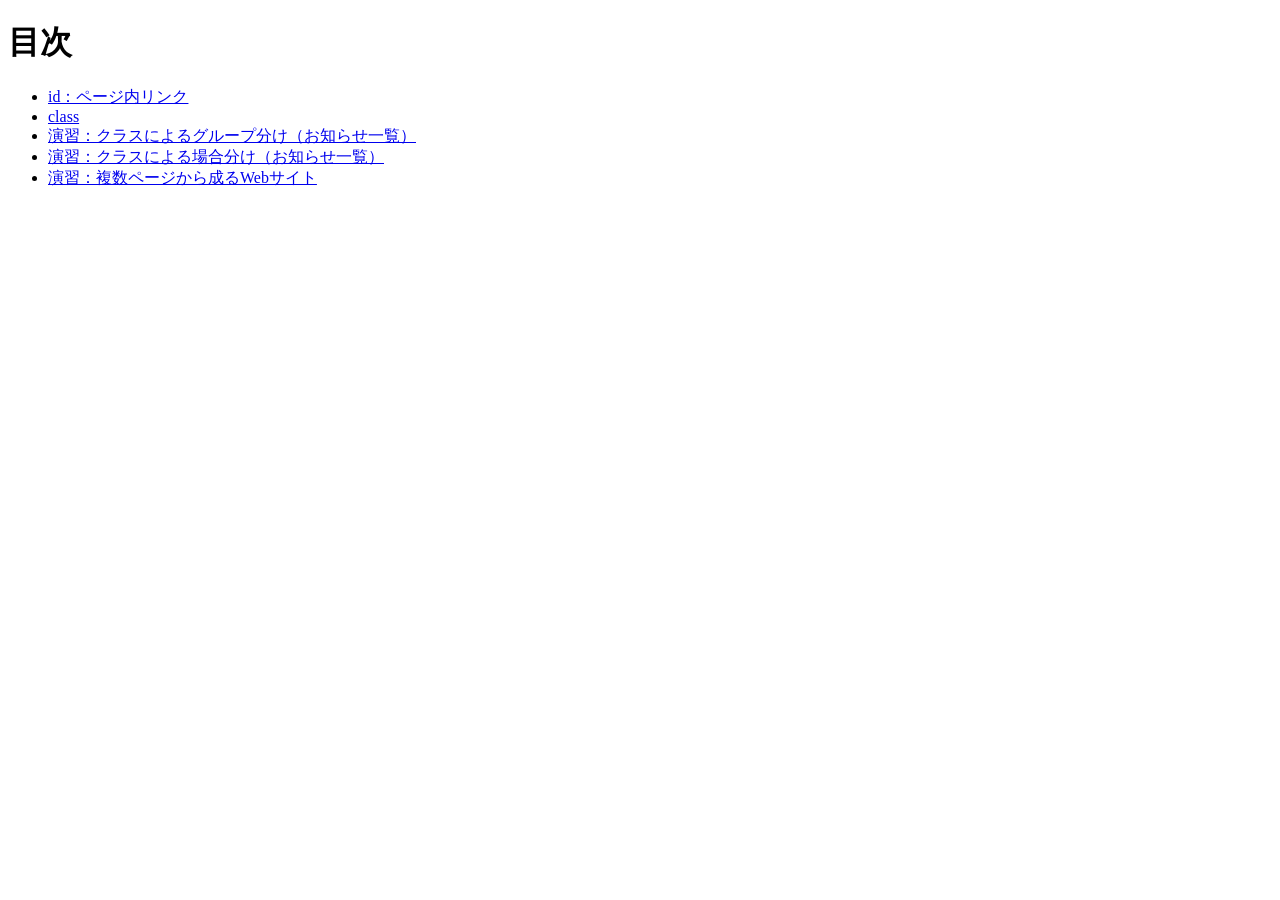
<file: index.html>
<!doctype html>
<html lang="ja">
  <head>
    <meta charset="utf-8">
    <title>20261105-hc</title>
  </head>

  <body>
    <h1>目次</h1>

    <ul>
      <li><a href="id/index.html">id：ページ内リンク</a></li>
      <li><a href="class/index.html">class</a></li>
      <li><a href="class2/index.html">演習：クラスによるグループ分け（お知らせ一覧）</a></li>
      <li><a href="class3/index.html">演習：クラスによる場合分け（お知らせ一覧）</a></li>
      <li><a href="id-class/index.html">演習：複数ページから成るWebサイト</a></li>
    </ul>
  </body>
</html>
</file>
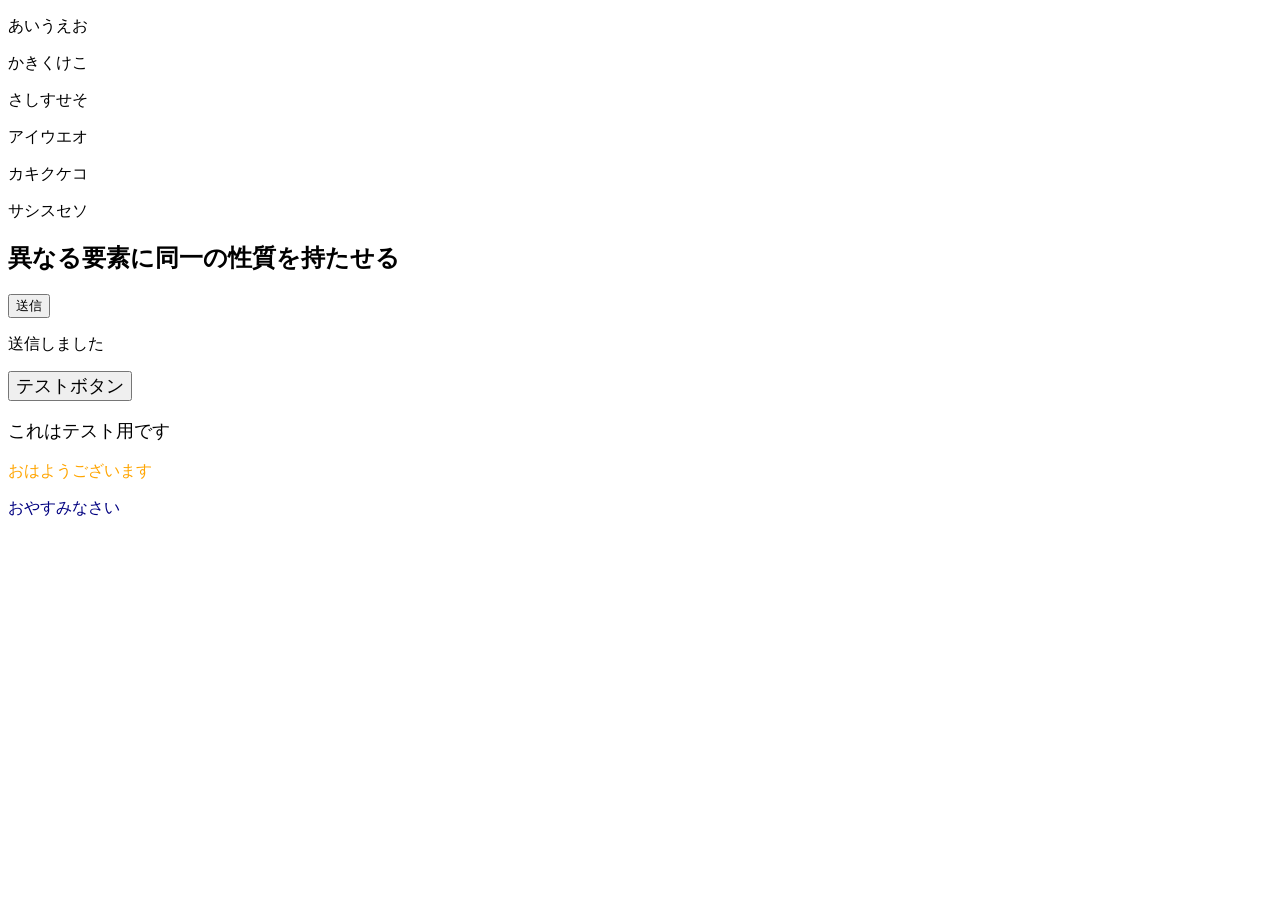
<file: class/index.html>
<!DOCTYPE html>
<html lang="en">

<head>
    <meta charset="UTF-8">
    <link rel="stylesheet" href="style.css">
    <title>class</title>
</head>

<body>
    <p class="hiragana">あいうえお</p>
    <p class="hiragana">かきくけこ</p>
    <p class="hiragana">さしすせそ</p>
    <p>アイウエオ</p>
    <p>カキクケコ</p>
    <p>サシスセソ</p>

    <h2>異なる要素に同一の性質を持たせる</h2>
    <button>送信</button>
    <p>送信しました</p>

    <button class="test">テストボタン</button>
    <p class="test">これはテスト用です</p>

    <div class="morning">
        <p>おはようございます</p>
    </div>

    <div class="night">
        <p>おやすみなさい</p>
    </div>
</body>

</html>
</file>
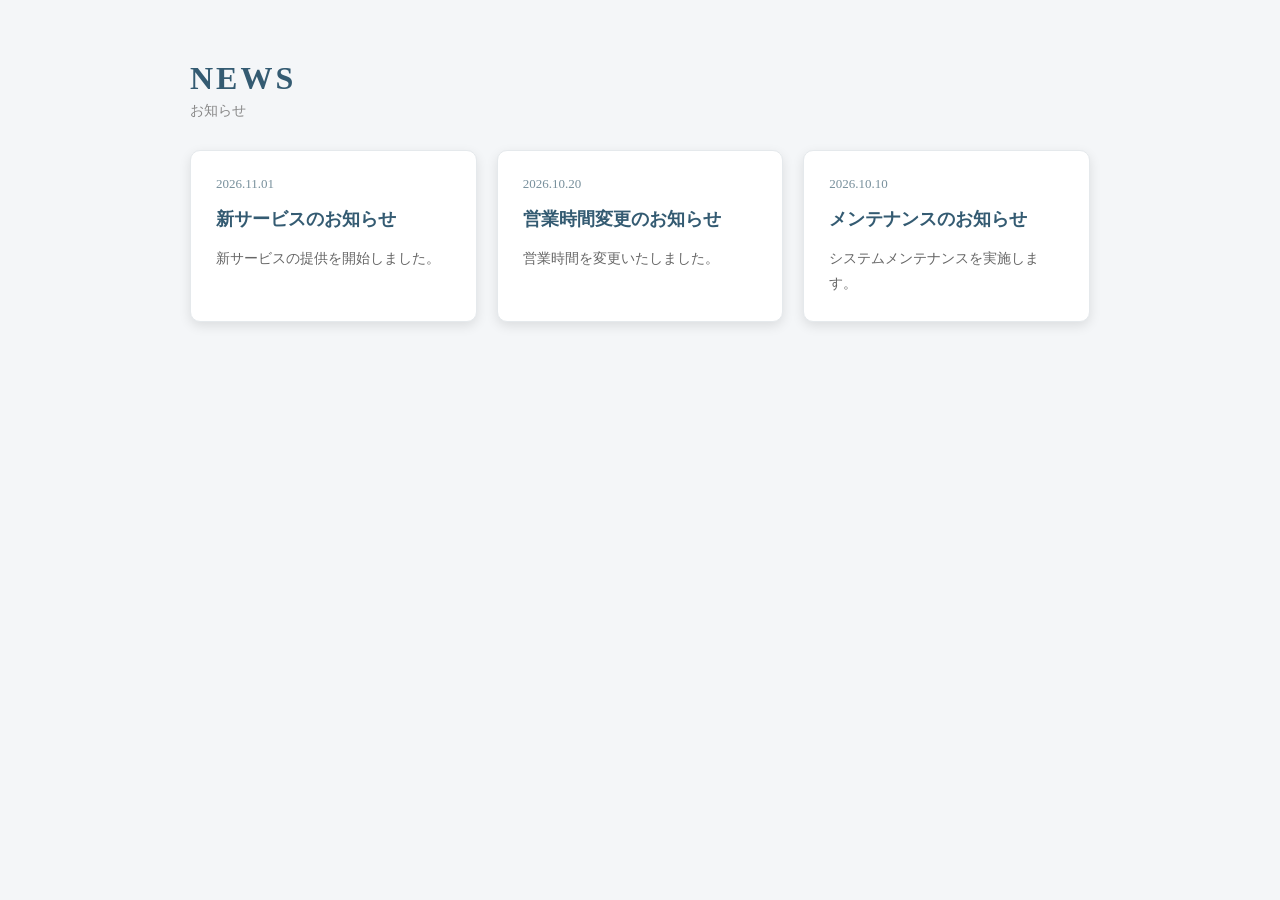
<file: class2/index.html>
<!DOCTYPE html>
<html lang="en">

<head>
    <meta charset="UTF-8">
    <link rel="stylesheet" href="style.css">
    <title>演習：クラスによるグループ分け（お知らせ一覧）</title>
</head>

<body>
    <main>
        <h1>NEWS</h1>
        <p>お知らせ</p>

        <div class="container">
            <div class="news">
                <p class="date">2026.11.01</p>
                <h2>新サービスのお知らせ</h2>
                <p>新サービスの提供を開始しました。</p>
            </div>

            <div class="news">
                <p class="date">2026.10.20</p>
                <h2>営業時間変更のお知らせ</h2>
                <p>営業時間を変更いたしました。</p>
            </div>

            <div class="news">
                <p class="date">2026.10.10</p>
                <h2>メンテナンスのお知らせ</h2>
                <p>システムメンテナンスを実施します。</p>
            </div>
        </div>
    </main>
</body>

</html>
</file>
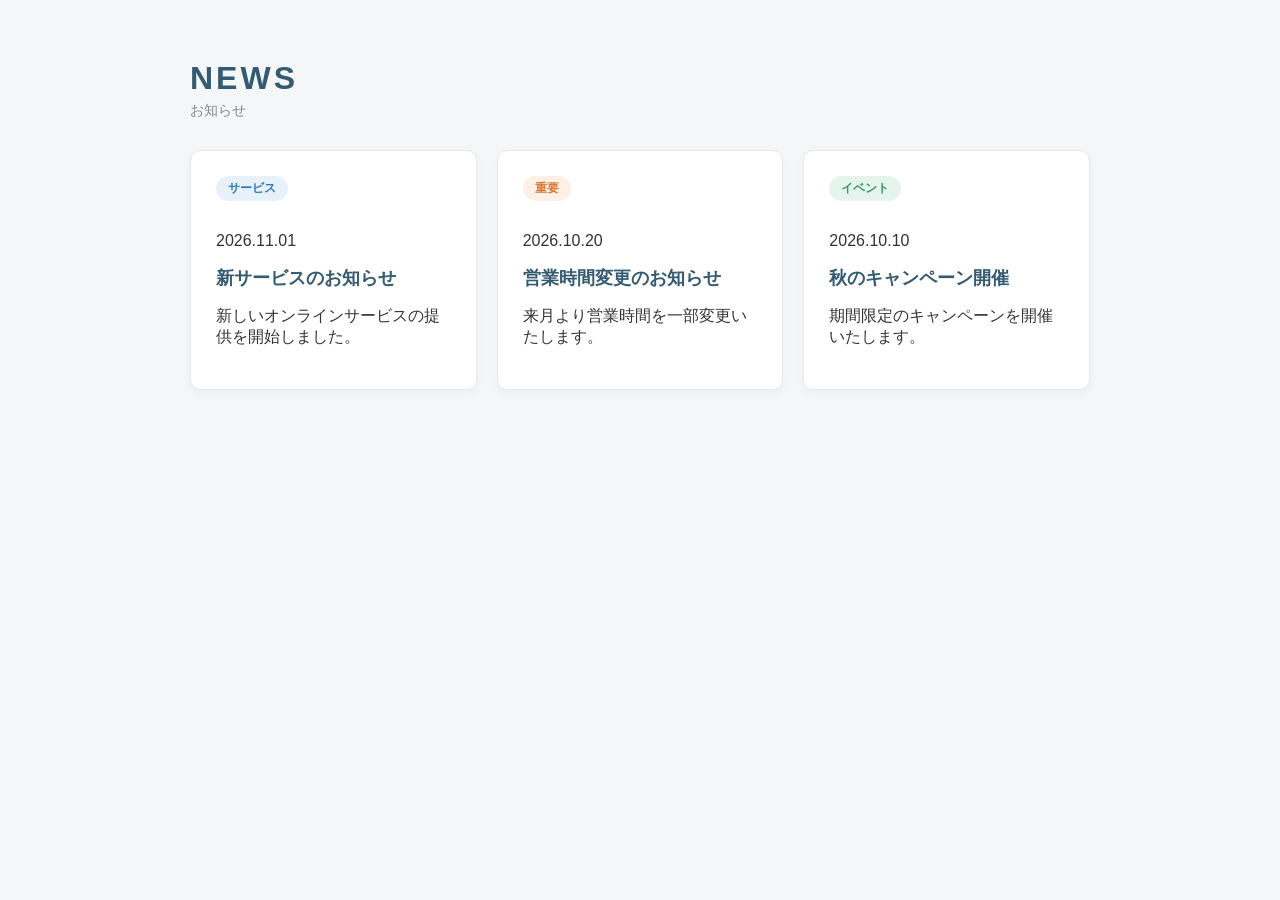
<file: class3/index.html>
<!DOCTYPE html>
<html lang="en">

<head>
    <meta charset="UTF-8">
    <link rel="stylesheet" href="style.css">
    <title>演習：クラスによるグループ分け（お知らせ一覧）</title>
</head>

<body>
    <main>
        <h1>NEWS</h1>
        <p>お知らせ</p>

        <div class="container">
            <div class="news">
                <p class="category service">サービス</p>
                <p class="date">2026.11.01</p>
                <h2>新サービスのお知らせ</h2>
                <p>新しいオンラインサービスの提供を開始しました。</p>
            </div>

            <div class="news">
                <p class="category important">重要</p>
                <p class="date">2026.10.20</p>
                <h2>営業時間変更のお知らせ</h2>
                <p>来月より営業時間を一部変更いたします。</p>
            </div>

            <div class="news">
                <p class="category event">イベント</p>
                <p class="date">2026.10.10</p>
                <h2>秋のキャンペーン開催</h2>
                <p>期間限定のキャンペーンを開催いたします。</p>
            </div>
        </div>
    </main>
</body>

</html>
</file>
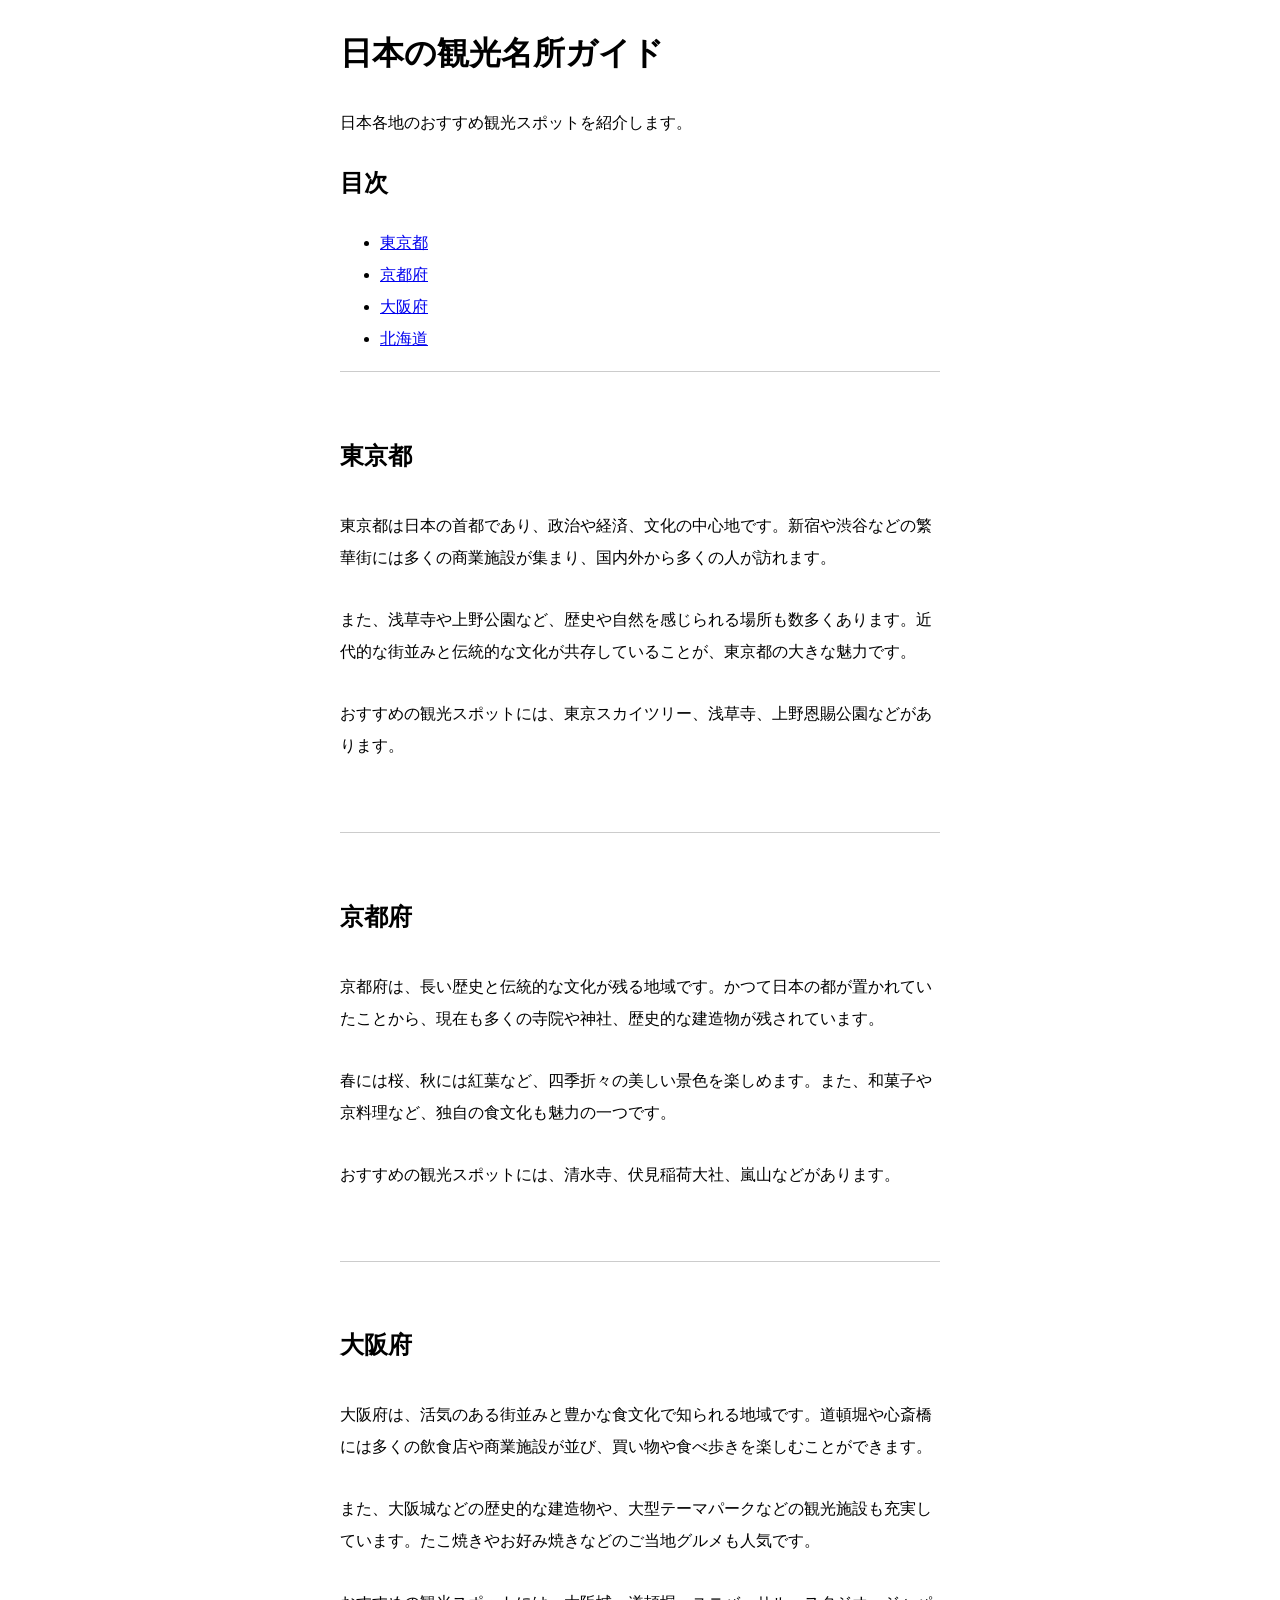
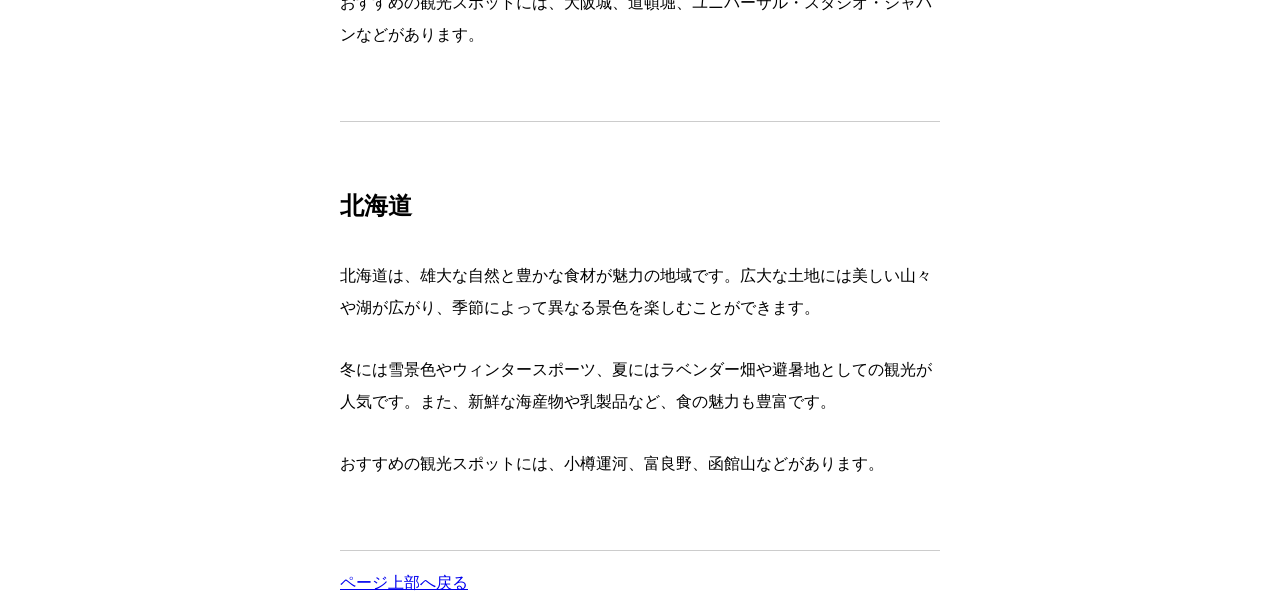
<file: id/index.html>
<!DOCTYPE html>
<html lang="en">

<head>
    <meta charset="UTF-8">
    <title>id:ページ内リンク</title>
    <link rel="stylesheet" href="style.css">
</head>

<body>
    <h1>日本の観光名所ガイド</h1>
    <p>日本各地のおすすめ観光スポットを紹介します。</p>

    <h2>目次</h2>
    <ul>
        <li><a href="#tokyo">東京都</a></li>
        <li><a href="#kyoto">京都府</a></li>
        <li><a href="#osaka">大阪府</a></li>
        <li><a href="#hokkaido">北海道</a></li>
    </ul>

    <section>
        <h2 id="tokyo">東京都</h2>
        <p>東京都は日本の首都であり、政治や経済、文化の中心地です。新宿や渋谷などの繁華街には多くの商業施設が集まり、国内外から多くの人が訪れます。</p>
        <p>また、浅草寺や上野公園など、歴史や自然を感じられる場所も数多くあります。近代的な街並みと伝統的な文化が共存していることが、東京都の大きな魅力です。</p>
        <p>おすすめの観光スポットには、東京スカイツリー、浅草寺、上野恩賜公園などがあります。</p>
    </section>

    <section>
        <h2 id="kyoto">京都府</h2>
        <p>京都府は、長い歴史と伝統的な文化が残る地域です。かつて日本の都が置かれていたことから、現在も多くの寺院や神社、歴史的な建造物が残されています。</p>
        <p>春には桜、秋には紅葉など、四季折々の美しい景色を楽しめます。また、和菓子や京料理など、独自の食文化も魅力の一つです。</p>
        <p>おすすめの観光スポットには、清水寺、伏見稲荷大社、嵐山などがあります。</p>
    </section>

    <section>
        <h2 id="osaka">大阪府</h2>
        <p>大阪府は、活気のある街並みと豊かな食文化で知られる地域です。道頓堀や心斎橋には多くの飲食店や商業施設が並び、買い物や食べ歩きを楽しむことができます。</p>
        <p>また、大阪城などの歴史的な建造物や、大型テーマパークなどの観光施設も充実しています。たこ焼きやお好み焼きなどのご当地グルメも人気です。</p>
        <p>おすすめの観光スポットには、大阪城、道頓堀、ユニバーサル・スタジオ・ジャパンなどがあります。</p>
    </section>

    <section>
        <h2 id="hokkaido">北海道</h2>
        <p>北海道は、雄大な自然と豊かな食材が魅力の地域です。広大な土地には美しい山々や湖が広がり、季節によって異なる景色を楽しむことができます。</p>
        <p>冬には雪景色やウィンタースポーツ、夏にはラベンダー畑や避暑地としての観光が人気です。また、新鮮な海産物や乳製品など、食の魅力も豊富です。</p>
        <p>おすすめの観光スポットには、小樽運河、富良野、函館山などがあります。</p>
    </section>

    <p><a href="#">ページ上部へ戻る</a></p>
</body>

</html>
</file>
<file: class/style.css>
@charset "utf-8";
* {
    box-sizing: border-box;
}
.hiragana {
	font-family: serif;
}

.test {
	font-size: 18px;
}

.morning p {
	color: orange;
}

.night p {
	color: navy;
}
</file>
<file: class2/style.css>
@charset "utf-8";

* {
    box-sizing: border-box;
}

body {
  margin: 0;
  padding: 60px 20px;
  background: #f4f6f8;
  color: #333;
}

main {
  max-width: 900px;
  margin: 0 auto;
}

h1 {
  margin: 0;
  color: #345b72;
  font-size: 32px;
  letter-spacing: 3px;
}

h1 + p {
  margin: 5px 0 30px;
  color: #888;
  font-size: 14px;
}

.container {
  display: flex;
  gap: 20px;
}

.news {
  flex: 1;
  padding: 25px;
  border: 1px solid #e5e9ec;
  border-radius: 10px;
  background: white;
  box-shadow: 0 4px 12px rgba(0, 0, 0, .1);
}

.date {
  margin: 0 0 15px;
  color: #78909c;
  font-size: 13px;
}

.news h2 {
  margin: 0 0 15px;
  color: #345b72;
  font-size: 18px;
}

.news p:last-child {
  margin: 0;
  color: #666;
  font-size: 14px;
  line-height: 1.8;
}
</file>
<file: class3/style.css>
@charset "utf-8";

* {
    box-sizing: border-box;
}

body {
  margin: 0;
  padding: 60px 20px;
  background: #f4f6f8;
  color: #333;
  font-family: sans-serif;
}

main {
  max-width: 900px;
  margin: 0 auto;
}

h1 {
  margin: 0;
  color: #345b72;
  font-size: 32px;
  letter-spacing: 3px;
}

h1 + p {
  margin: 5px 0 30px;
  color: #888;
  font-size: 14px;
}

.news h2 {
  margin: 0 0 15px;
  color: #345b72;
  font-size: 18px;
}

.container {
  display: flex;
  gap: 20px;
}

.news {
  flex: 1;
  padding: 25px;
  border: 1px solid #e5e9ec;
  border-radius: 10px;
  background: white;
  box-shadow: 0 4px 12px #00000008;
}

.category {
  display: inline-block;
  margin: 0 0 15px;
  padding: 4px 12px;
  border-radius: 20px;
  font-size: 12px;
  font-weight: bold;
}

.service {
  background: #e6f1fa;
  color: #3578b8;
}

.important {
  background: #fff0e5;
  color: #d97736;
}

.event {
  background: #e5f4ec;
  color: #39966b;
}
</file>
<file: id/style.css>
@charset "utf-8";

* {
    box-sizing: border-box;
}


html {
  scroll-behavior: smooth;
}

body {
  width: 600px;
  margin: 0 auto;
  line-height: 2;
}

section {
  padding: 40px 0;
  border-bottom: 1px solid #ccc;
}

section:first-of-type {
  border-top: 1px solid #ccc;
}

section h2 {
  scroll-margin-top: 20px;
  margin-bottom: 30px;
}

section p {
  margin-bottom: 30px;
}
</file>
